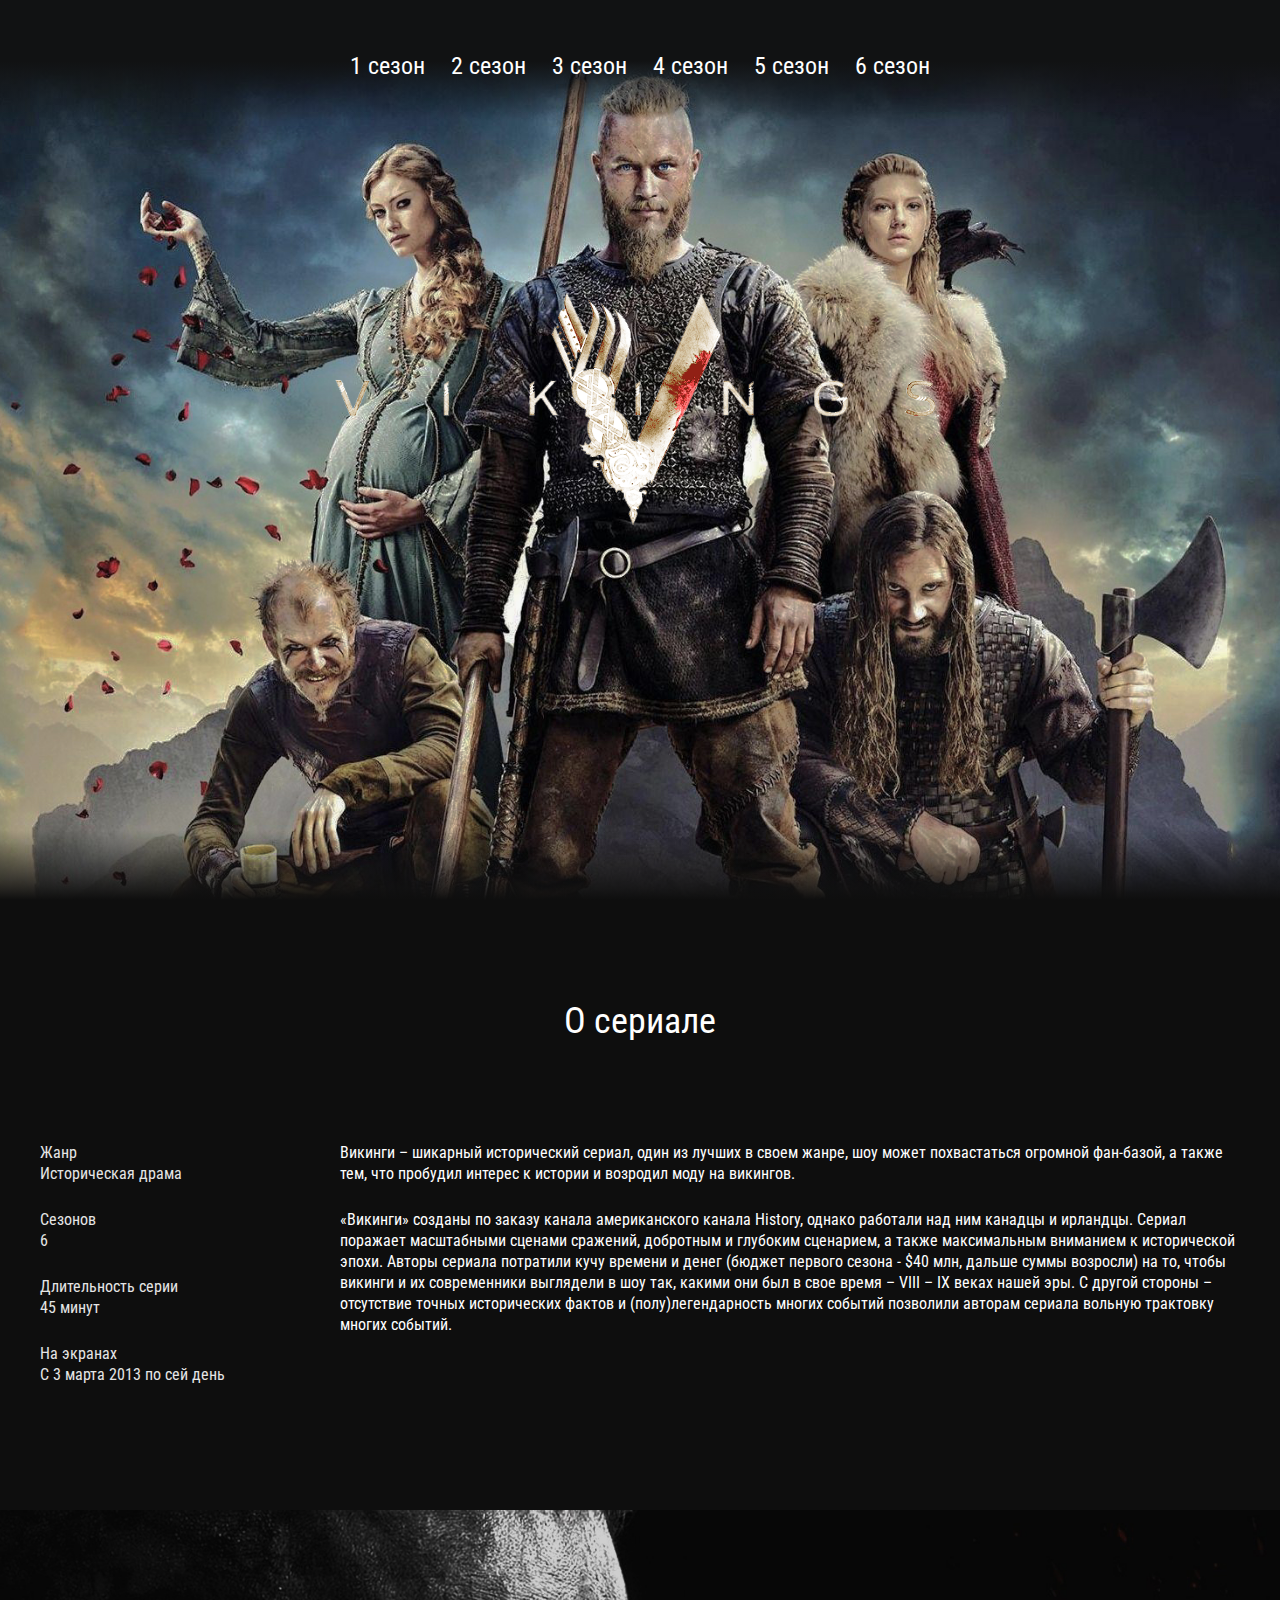
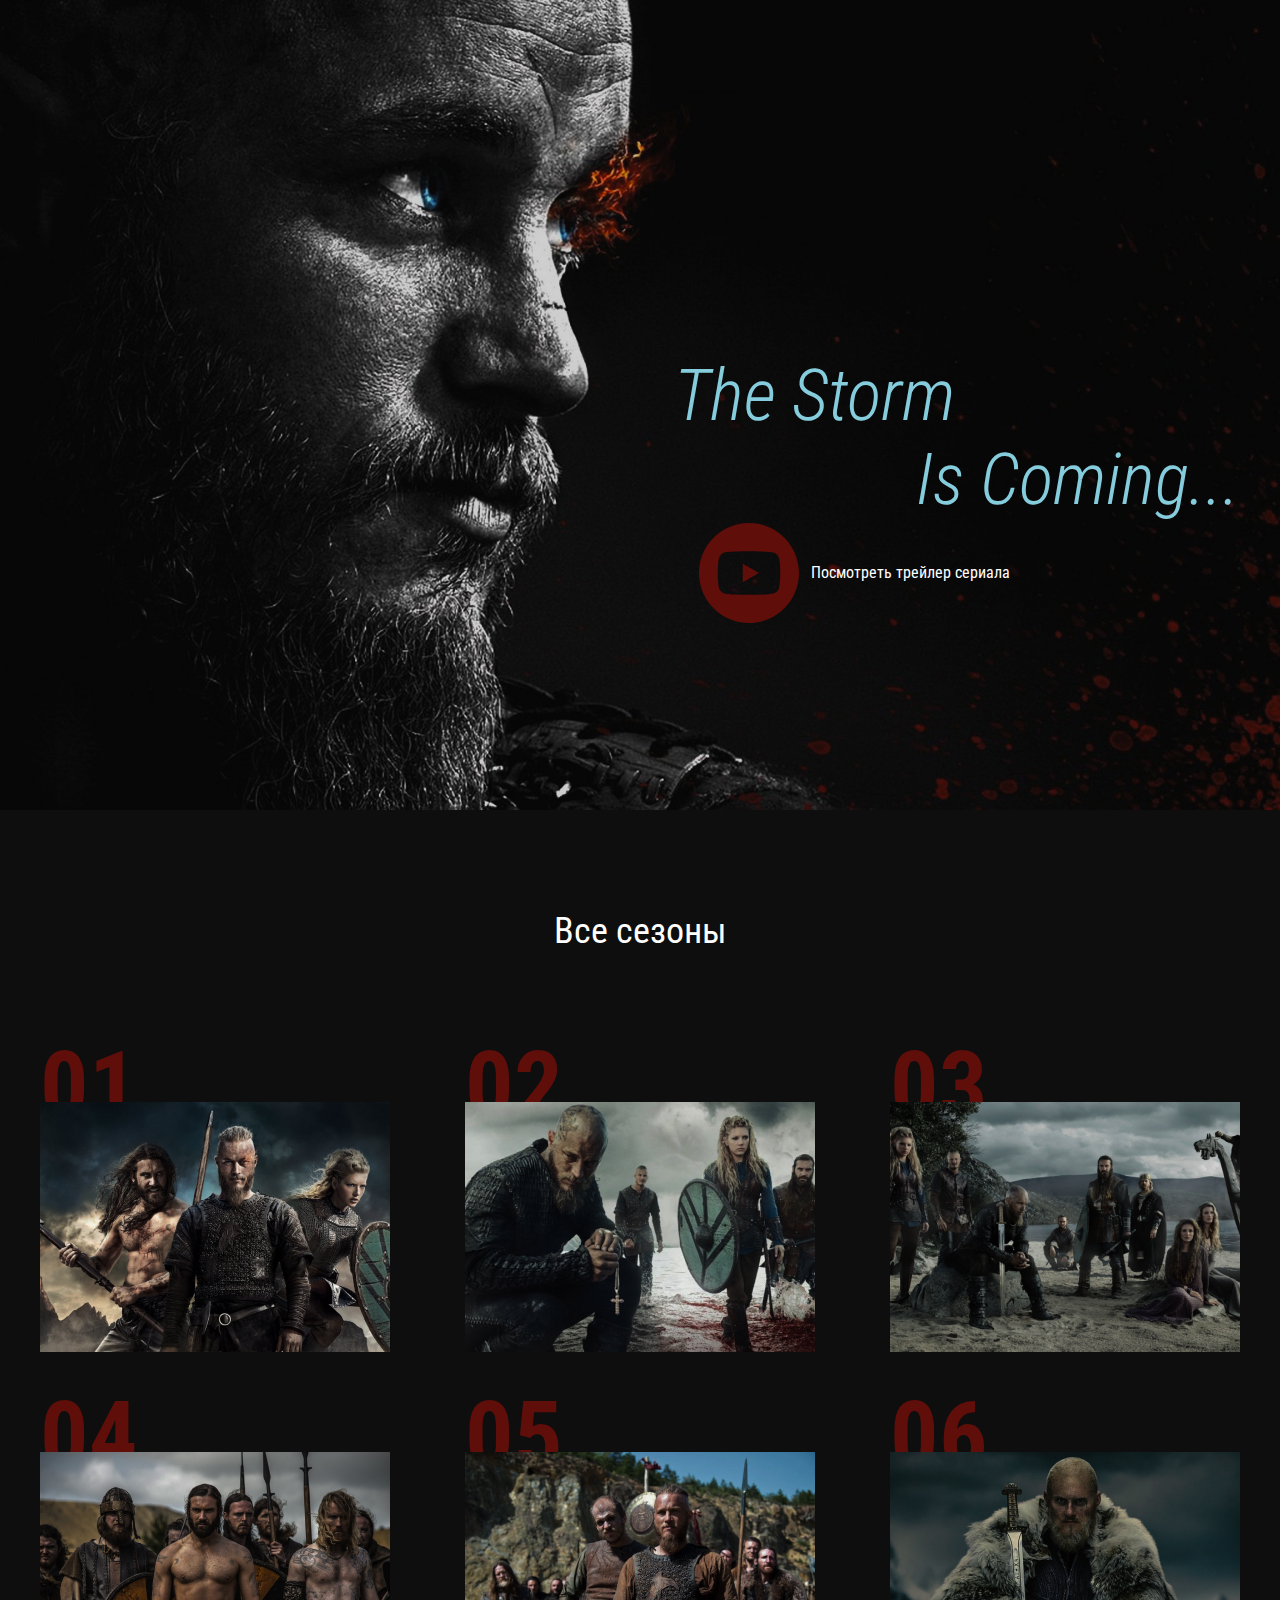
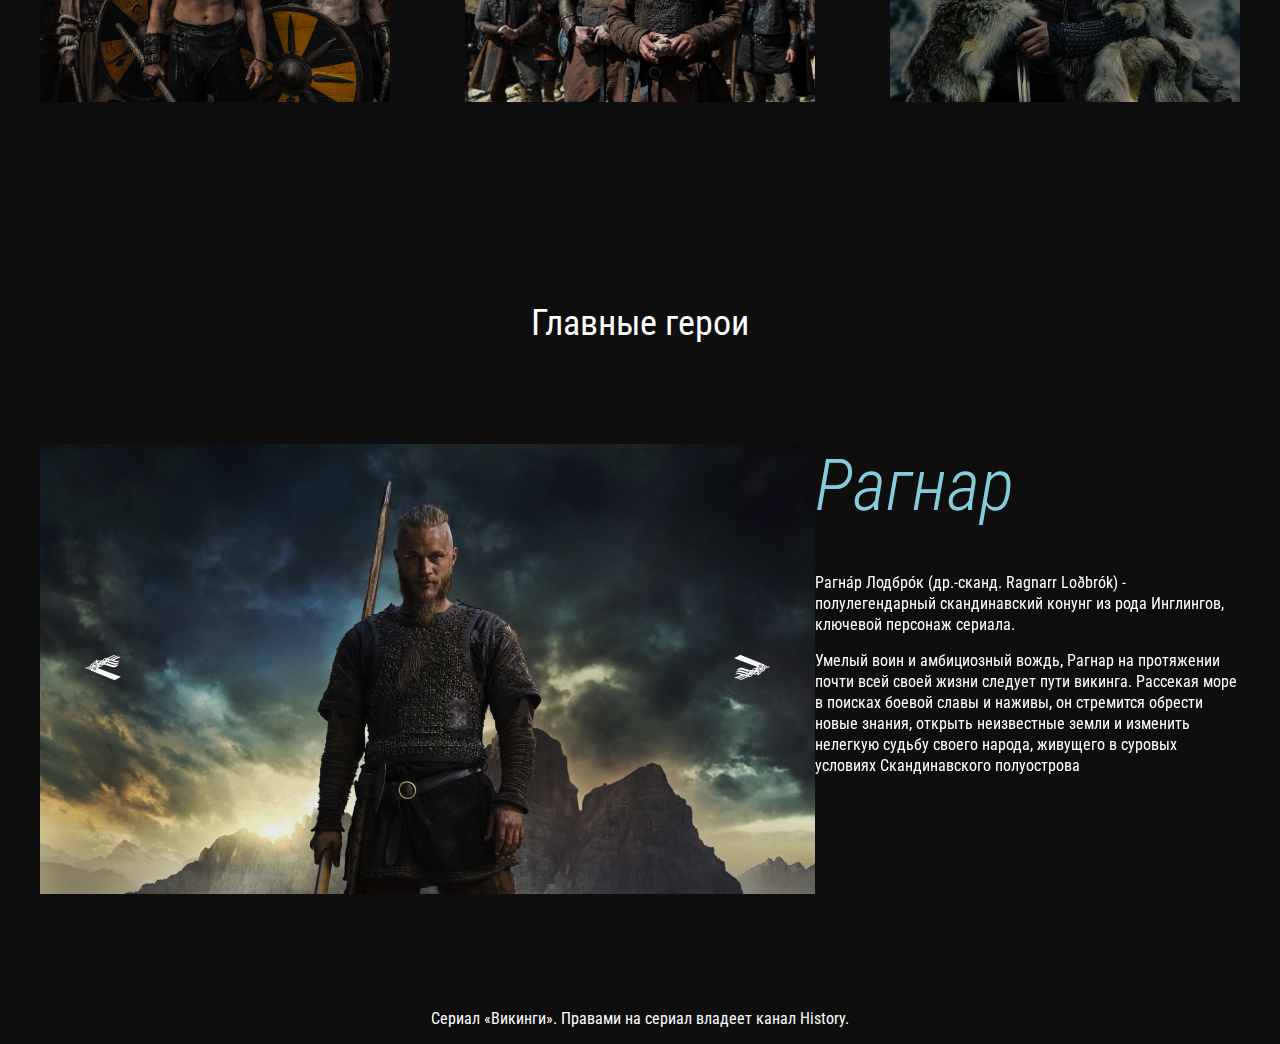
<file: index.html>
<!DOCTYPE html>
<html lang="ru">

<head>
  <meta charset="UTF-8">
  <meta name="viewport" content="width=device-width, initial-scale=1.0">
  <meta http-equiv="X-UA-Compatible" content="ie=edge">
  <title>Vikings</title>
  <link href="https://fonts.googleapis.com/css2?family=Roboto+Condensed:ital,wght@0,400;0,700;1,300&display=swap"
    rel="stylesheet">

  <link rel="stylesheet" href="css/reset.css">
  <link rel="stylesheet" href="css/slick.css">
  <link rel="stylesheet" href="css/jquery.fancybox.css">
  <link rel="stylesheet" href="css/style.css">
</head>

<body>
  <header class="header">
    <nav class="menu">
      <button class="menu__btn"><span></span></button>
      <ul class="menu__list">
        <li class="menu__list-item">
          <a class="menu__list-link" href="season-1.html">1 сезон</a>
        </li>
        <li class="menu__list-item">
          <a class="menu__list-link" href="#">2 сезон</a>
        </li>
        <li class="menu__list-item">
          <a class="menu__list-link" href="#">3 сезон</a>
        </li>
        <li class="menu__list-item">
          <a class="menu__list-link" href="#">4 сезон</a>
        </li>
        <li class="menu__list-item">
          <a class="menu__list-link" href="#">5 сезон</a>
        </li>
        <li class="menu__list-item">
          <a class="menu__list-link" href="#">6 сезон</a>
        </li>
      </ul>
    </nav>
    <div class="logo">
      <img class="logo__img" src="images/logo.png" alt="Логотип">
    </div>
  </header>
    <section class="about section-page">
    <div class="container">
      <h3 class="title">
        О сериале
      </h3>
      <div class="about__inner">
        <ul class="about__info">
          <li class="about__info-item">Жанр
            <span>Историческая драма</span>
          </li>
          <li class="about__info-item">Сезонов
            <span>6</span>
          </li>
          <li class="about__info-item">Длительность серии
            <span>45 минут</span>
          </li>
          <li class="about__info-item"> На экранах
            <span>С 3 марта 2013 по сей день</span>
          </li>
        </ul>
        <div class="about__text">
          <p>Викинги – шикарный исторический сериал, один из лучших в своем жанре, шоу может похвастаться огромной
            фан-базой, а также тем, что пробудил интерес к истории и возродил моду на викингов.
          </p>
          <p>
            «Викинги» созданы по заказу канала американского канала History, однако работали над ним канадцы и ирландцы.
            Сериал поражает масштабными сценами сражений, добротным и глубоким сценарием, а также максимальным вниманием
            к исторической эпохи. Авторы сериала потратили кучу времени и денег (бюджет первого сезона - $40 млн, дальше
            суммы возросли) на то, чтобы викинги и их современники выглядели в шоу так, какими они был в свое время –
            VIII – IX веках нашей эры. С другой стороны – отсутствие точных исторических фактов и (полу)легендарность
            многих событий позволили авторам сериала вольную трактовку многих событий.</p>
        </div>

      </div>
    </div>
  </section>

  <section class="video">
    <div class="container">
      <h3 class="video__text">
        <span>The Storm</span>
        Is Coming...
      </h3>
      <a class="video__btn" data-fancybox href="https://www.youtube.com/watch?v=tx5Ne_TbWpQ">Посмотреть трейлер
        сериала</a>
    </div>
  </section>

  <section class="seasons section-page">
    <div class="container">
      <h3 class="title">Все сезоны</h3>
      <ol class="seasons__inner">
        <li class="seasons__item" style="background-image: url('images/season-image-1.jpg');">
          <a class="seasons__link" href="season-1.html">Смотреть</a>
        </li>
        <li class="seasons__item" style="background-image: url('images/season-image-2.jpg');">
          <a class="seasons__link" href="#">Смотреть</a>
        </li>
        <li class="seasons__item" style="background-image: url('images/season-image-3.jpg');">
          <a class="seasons__link" href="#">Смотреть</a>
        </li>
        <li class="seasons__item" style="background-image: url('images/season-image-4.jpg');">
          <a class="seasons__link" href="#">Смотреть</a>
        </li>
        <li class="seasons__item" style="background-image: url('images/season-image-5.jpg');">
          <a class="seasons__link" href="#">Смотреть</a>
        </li>
        <li class="seasons__item" style="background-image: url('images/season-image-6.jpg');">
          <a class="seasons__link" href="#">Смотреть</a>
        </li>
      </ol>
    </div>
  </section>

  <section class="heroes section-page">
    <div class="container">
      <h3 class="title">Главные герои</h3>
      <div class="heroes__inner">
        <div class="heroes__slider-img">
          <img class="heroes__images" src="images/hero-1.jpg" alt="">
          <img class="heroes__images" src="images/hero-2.jpg" alt="">
          <img class="heroes__images" src="images/hero-3.jpg" alt="">
        </div>
        <div class="heroes__slider-text">
          <div class="heroes__text">
            <h4 class="heroes__name">Рагнар</h4>
            <p>Рагна́р Лодбро́к (др.-сканд. Ragnarr Loðbrók) - полулегендарный скандинавский конунг из рода Инглингов,
              ключевой персонаж сериала.</p>
            <p>
              Умелый воин и амбициозный вождь, Рагнар на протяжении почти всей своей жизни следует пути викинга.
              Рассекая море в поисках боевой славы и наживы, он стремится обрести новые знания, открыть неизвестные
              земли и изменить нелегкую судьбу своего народа, живущего в суровых условиях Скандинавского полуострова</p>
          </div>

          <div class="heroes__text">
            <h4 class="heroes__name">Лагерта</h4>
            <p>Лагерта (Ladgerda) — северная воительница, обладательница земель в Норвегии и первая жена датского героя
              — викинга Рагнара Лодброка.</p>
            <p>
              Рагнар влюбляется в молодую женщину-воина благородного происхождения и признается, что обязан ей своей
              победой. Когда он просит её руки, она отправляет к нему посланцев, которые принесли ему приглашение в её
              дворец. Кораблем Рагнар плывёт к ней.
            </p>
          </div>
          <div class="heroes__text">
            <h4 class="heroes__name">Роллон</h4>
            <p>Роллон (лат. Rollo) — первый герцог Нормандии (под именем Роберт I), основоположник Нормандской династии.
            </p>
            <p>
              Роллон происходил из знатной датской семьи и был вынужден бежать из Дании после смерти своего отца. В 911
              году король Карл III Простоватый, не имея сил для борьбы с викингами, заключил с Роллоном
              Сен-Клер-сюр-Эптский договор.</p>
          </div>
        </div>
      </div>
    </div>
  </section>
  <footer class="footer">
    <div class="container">
      <p class="copy">Сериал «Викинги». Правами на сериал владеет канал History.</p>
    </div>
  </footer> 

  <script src="https://ajax.googleapis.com/ajax/libs/jquery/3.4.1/jquery.min.js"></script>
  <script src="js/slick.min.js"></script>
  <script src="js/jquery.fancybox.min.js"></script>
  <script src="js/main.js"></script>
</body>

</html>
</file>
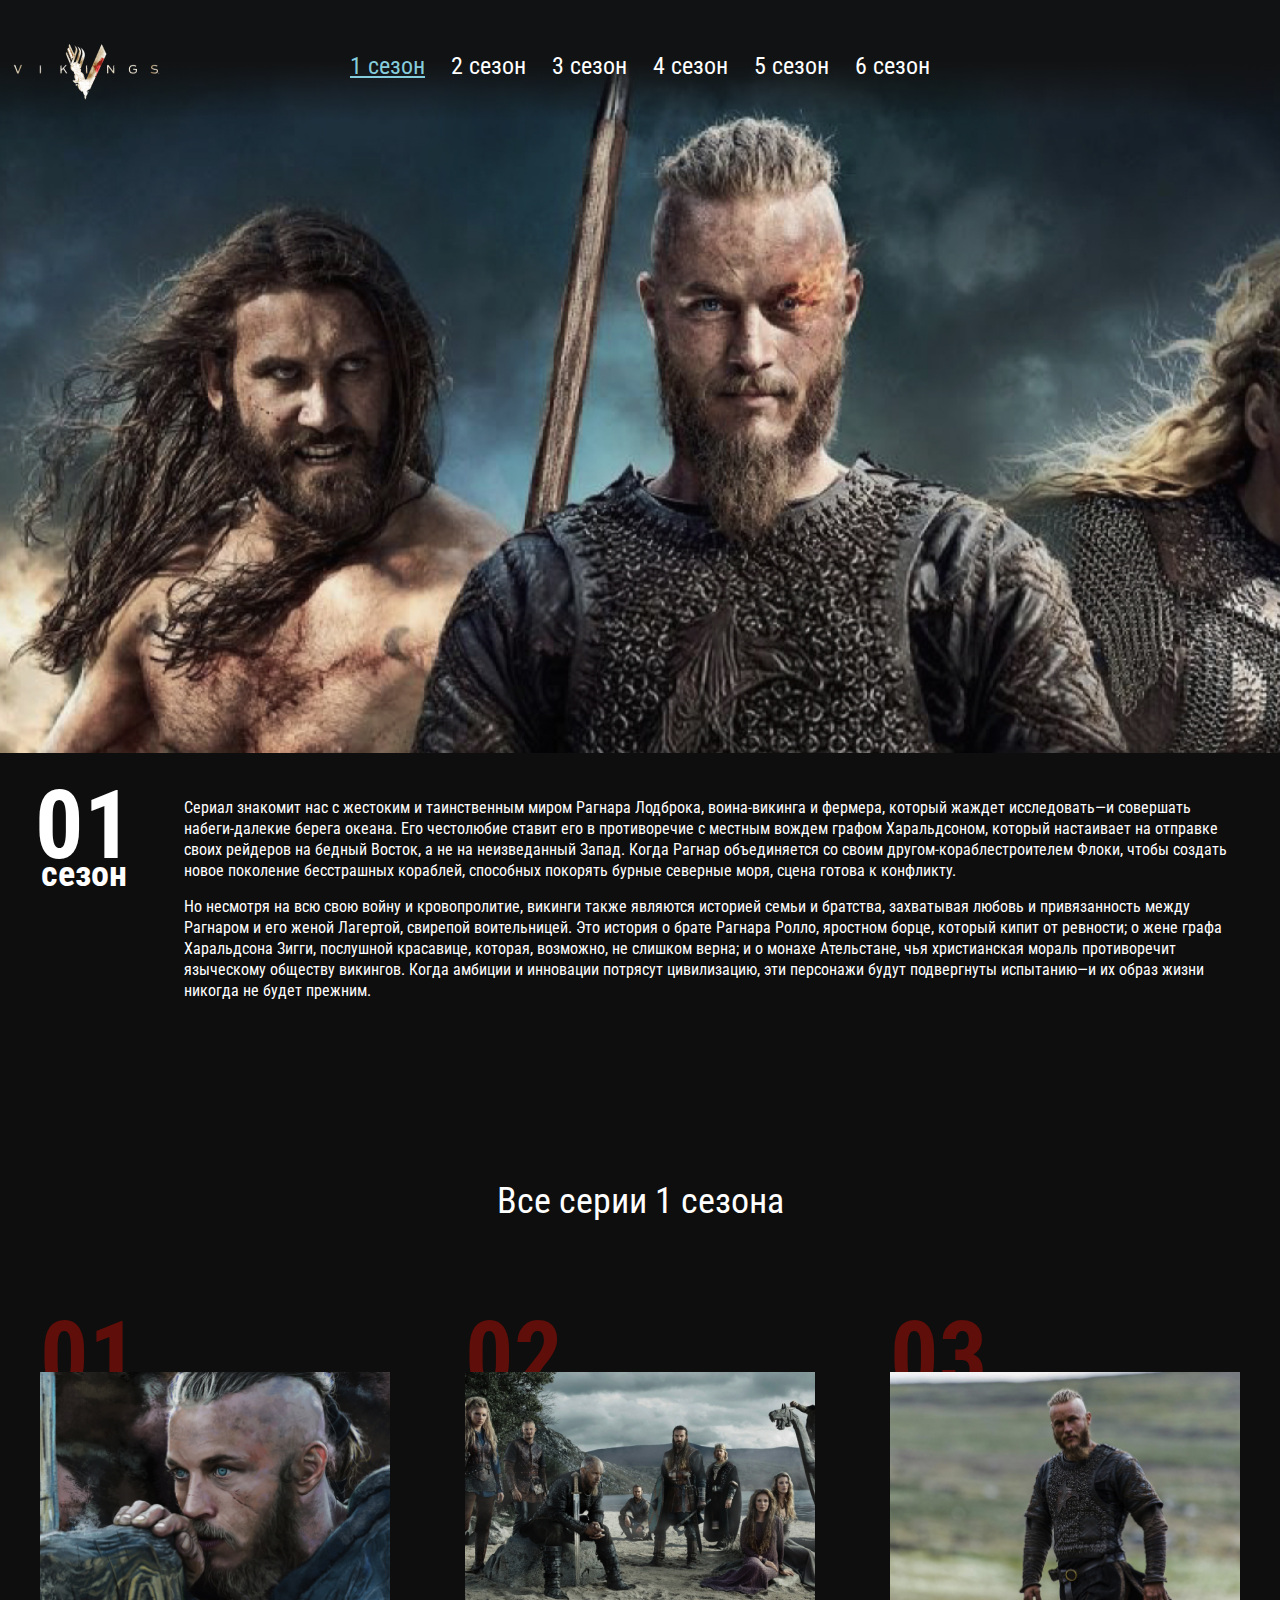
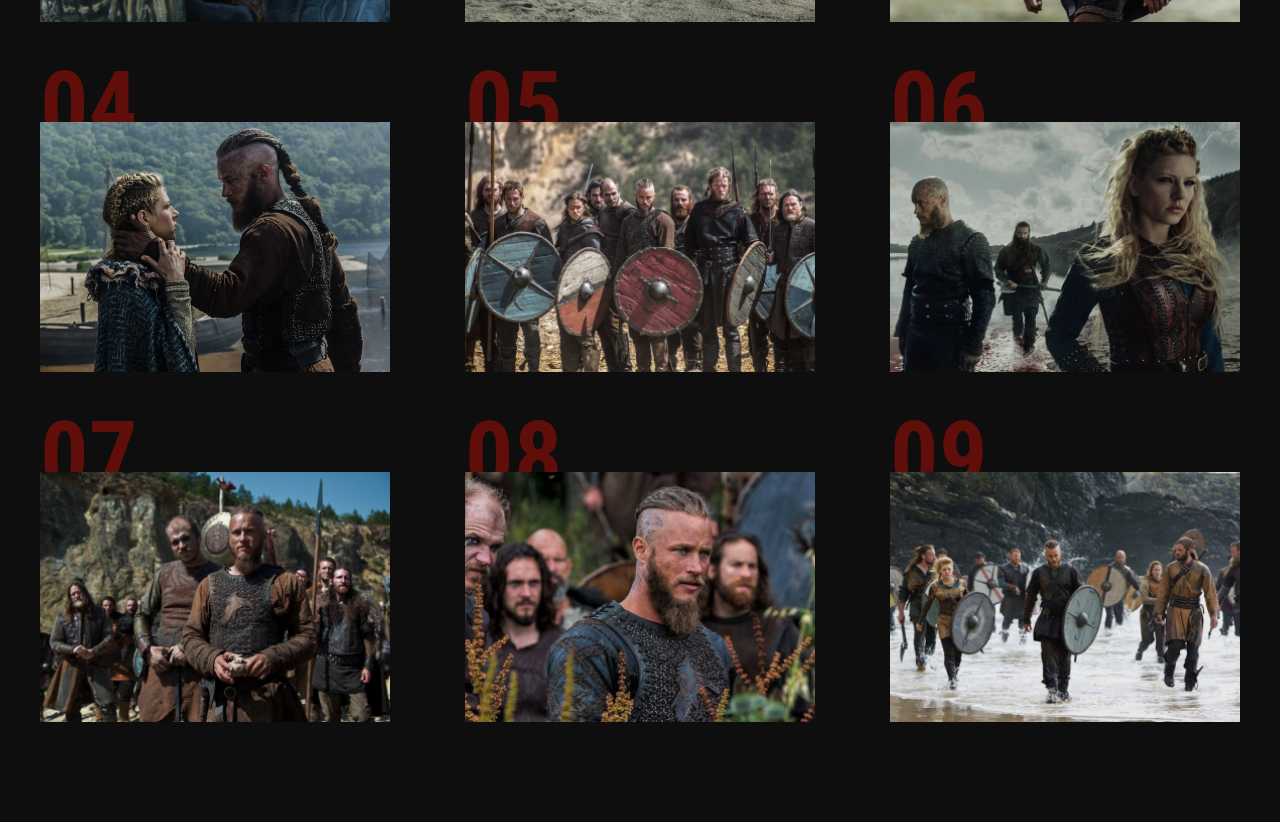
<file: season-1.html>
<!DOCTYPE html>
<html lang="ru">

<head>
  <meta charset="UTF-8">
  <meta name="viewport" content="width=device-width, initial-scale=1.0">
  <meta http-equiv="X-UA-Compatible" content="ie=edge">
  <title>Vikings</title>
  <link href="https://fonts.googleapis.com/css2?family=Roboto+Condensed:ital,wght@0,400;0,700;1,300&display=swap"
    rel="stylesheet">

  <link rel="stylesheet" href="css/reset.css">
  <link rel="stylesheet" href="css/jquery.fancybox.css">
  <link rel="stylesheet" href="css/style.css">
</head>

<body>

  <header class="page-header">
    <nav class="menu">
      <button class="menu__btn"><span></span></button>
      <div class="menu__container">
      <a class="page-logo" href="index.html">
        <img src="images/page-logo.png" alt="logo">
      </a>
      <ul class="menu__list">
        <li class="menu__list-item">
          <a class="menu__list-link menu__list-link--active" href="#">1 сезон</a>
        </li>
        <li class="menu__list-item">
          <a class="menu__list-link" href="#">2 сезон</a>
        </li>
        <li class="menu__list-item">
          <a class="menu__list-link" href="#">3 сезон</a>
        </li>
        <li class="menu__list-item">
          <a class="menu__list-link" href="#">4 сезон</a>
        </li>
        <li class="menu__list-item">
          <a class="menu__list-link" href="#">5 сезон</a>
        </li>
        <li class="menu__list-item">
          <a class="menu__list-link" href="#">6 сезон</a>
        </li>
      </ul>
    </div>
    </nav>
    <div class="season-info">
      <div class="season-info__num">01
        <span>сезон</span>
      </div>
      <div class="season-info__text">
        <p>Сериал знакомит нас с жестоким и таинственным миром Рагнара Лодброка, воина-викинга и фермера, который жаждет
          исследовать—и совершать набеги-далекие берега океана. Его честолюбие ставит его в противоречие с местным
          вождем графом Харальдсоном, который настаивает на отправке своих рейдеров на бедный Восток, а не на
          неизведанный Запад. Когда Рагнар объединяется со своим другом-кораблестроителем Флоки, чтобы создать новое
          поколение бесстрашных кораблей, способных покорять бурные северные моря, сцена готова к конфликту.
        </p>


        <p>
          Но несмотря на всю свою войну и кровопролитие, викинги также являются историей семьи и братства, захватывая
          любовь и привязанность между Рагнаром и его женой Лагертой, свирепой воительницей. Это история о брате Рагнара
          Ролло, яростном борце, который кипит от ревности; о жене графа Харальдсона Зигги, послушной красавице,
          которая, возможно, не слишком верна; и о монахе Ательстане, чья христианская мораль противоречит языческому
          обществу викингов. Когда амбиции и инновации потрясут цивилизацию, эти персонажи будут подвергнуты испытанию—и
          их образ жизни никогда не будет прежним.</p>
      </div>
    </div>

  </header>
  <section class="seasons section-page">
    <div class="container">
      <h3 class="title">Все серии 1 сезона</h3>
      <ol class="seasons__inner">
        <li class="seasons__item" style="background-image: url('images/season-1-1.jpg');">
          <a class="seasons__link" data-fancybox='gallery' href="https://www.youtube.com/watch?v=tx5Ne_TbWpQ?autoplay=0">Смотреть</a>
        </li>
        <li class="seasons__item" style="background-image: url('images/season-1-2.jpg');">
          <a class="seasons__link" data-fancybox='gallery' href="https://www.youtube.com/watch?v=tx5Ne_TbWpQ?autoplay=0">Смотреть</a>
        </li>
        <li class="seasons__item" style="background-image: url('images/season-1-3.jpg');">
          <a class="seasons__link" data-fancybox='gallery' href="https://www.youtube.com/watch?v=tx5Ne_TbWpQ?autoplay=0">Смотреть</a>
        </li>
        <li class="seasons__item" style="background-image: url('images/season-1-4.jpg');">
          <a class="seasons__link" data-fancybox='gallery' href="https://www.youtube.com/watch?v=tx5Ne_TbWpQ?autoplay=0">Смотреть</a>
        </li>
        <li class="seasons__item" style="background-image: url('images/season-1-5.jpg');">
          <a class="seasons__link" data-fancybox='gallery' href="https://www.youtube.com/watch?v=tx5Ne_TbWpQ?autoplay=0">Смотреть</a>
        </li>
        <li class="seasons__item" style="background-image: url('images/season-1-6.jpg');">
          <a class="seasons__link" data-fancybox='gallery' href="https://www.youtube.com/watch?v=tx5Ne_TbWpQ?autoplay=0">Смотреть</a>
        </li>
        <li class="seasons__item" style="background-image: url('images/season-1-7.jpg');">
          <a class="seasons__link" data-fancybox='gallery' href="https://www.youtube.com/watch?v=tx5Ne_TbWpQ?autoplay=0">Смотреть</a>
        </li>
        <li class="seasons__item" style="background-image: url('images/season-1-8.jpg');">
          <a class="seasons__link" data-fancybox='gallery' href="https://www.youtube.com/watch?v=tx5Ne_TbWpQ?autoplay=0">Смотреть</a>
        </li>
        <li class="seasons__item" style="background-image: url('images/season-1-9.jpg');">
          <a class="seasons__link" data-fancybox='gallery' href="https://www.youtube.com/watch?v=tx5Ne_TbWpQ?autoplay=0">Смотреть</a>
        </li>
      </ol>
    </div>
  </section>

  <script src="https://ajax.googleapis.com/ajax/libs/jquery/3.4.1/jquery.min.js"></script>
  <script src="js/jquery.fancybox.min.js"></script>
  <script src="js/main.js"></script>
</body>

</html>
</file>
<file: css/style.css>
* {
  box-sizing: border-box;
}

body {
  background-color: #0e0e0e;
  color: #fff;
  font-family: "Roboto Condensed", sans-serif;
  font-weight: 400;
  line-height: 21px;
}

a {
  color: inherit;
  text-decoration: none;
}

ul {
  list-style: none;
}

.container {
  max-width: 1220px;
  padding: 0 10px;
  margin: 0 auto;
}

.section-page {
  padding: 100px 0;
}

.title {
  text-align: center;
  margin-bottom: 100px;
  font-size: 36px;
  line-height: 42px;
  font-weight: 400;
}

.header {
  background-image: url("../images/header-bg.jpg");
  height: 100vh;
  background-repeat: no-repeat;
  background-size: cover;
  background-position: center 50px;
  text-align: center;
  position: relative;
}

.header::after {
  content: "";
  position: absolute;
  height: 70px;
  bottom: 0;
  left: 0;
  width: 100%;
  background: linear-gradient(
    180deg,
    #0e0e0e 0%,
    rgba(17, 17, 17, 0.850295) 16.53%,
    rgba(32, 31, 33, 0) 100%
  );
  transform: rotate(180deg);
}

.menu {
  padding: 50px 0 58px;
  background: linear-gradient(
    180deg,
    #111213 0%,
    #111213 43.62%,
    rgba(219, 219, 219, 0) 86.33%
  );
}

.menu__btn {
  display: none;
}

.menu__list {
  display: flex;
  justify-content: center;
}

.menu__list-item {
  padding: 0 13px;
}

.menu__list-link {
  font-size: 36px;
  line-height: 42px;
}

.menu__list-link:hover,
.menu__list-link--active {
  color: #85ccdc;
  text-decoration: underline;
}

.logo {
  padding-top: 17vh;
}

.about__inner {
  display: flex;
}

.about__info {
  width: 375px;
  margin-right: 50px;
  flex: none;
}

.about__info-item {
  margin-bottom: 25px;
  color: #e5e5e5;
}

.about__info-item span {
  display: block;
}

.about__text p {
  margin-bottom: 25px;
}

.video {
  background-image: url("../images/video-bg.jpg");
  height: 100vh;
  background-size: cover;
  background-position: center center;
  background-repeat: no-repeat;
  text-align: right;
}

.video__text {
  font-style: italic;
  font-weight: 300;
  font-size: 72px;
  line-height: 84px;
  color: #85ccdc;
  padding-top: 444px;
  margin-bottom: 40px;
}

.video__text span {
  display: block;
  padding-right: 285px;
}

.video__btn {
  padding-left: 112px;
  position: relative;
  margin-right: 230px;
}

.video__btn::before {
  content: "";
  position: absolute;
  width: 100px;
  height: 100px;
  top: -40px;
  left: 0;
  background-image: url("../images/youtube-btn.svg");
}

.seasons__inner {
  display: grid;
  grid-template-columns: repeat(auto-fill, minmax(284px, 1fr));
  grid-gap: 100px 75px;
  counter-reset: number;
  padding-top: 50px;
}

.seasons__item {
  height: 250px;
  background-repeat: no-repeat;
  background-position: center center;
  background-size: cover;
  list-style: none;
  position: relative;
  display: flex;
  justify-content: center;
  align-items: center;
}
.seasons__item:hover .seasons__link {
  opacity: 1;
}

.seasons__item::before {
  content: "0" counter(number);
  counter-increment: number;
  font-weight: bold;
  font-size: 96px;
  line-height: 112px;
  color: #600e09;
  position: absolute;
  left: 0;
  top: -72px;
  z-index: -1;
}

.seasons__item:nth-child(n + 10)::before {
  content: counter(number);
}

.seasons__item:hover::after {
  content: "";
  position: absolute;
  top: 0;
  left: 0;
  right: 0;
  bottom: 0;
  background: rgba(14, 14, 14, 0.8);
}
.seasons__link {
  font-size: 36px;
  line-height: 42px;
  padding: 12px 78px 11px;
  background-color: #0e0e0e;
  opacity: 0;
  transition: all 0.3s;
  z-index: 2;
}

.heroes__inner {
  display: flex;
  justify-content: space-between;
}

.heroes__slider-img {
  max-width: 775px;
}

.heroes__slider-text {
  min-width: 350px;
  /* margin-left: 75px; */
}

.slick-btn {
  position: absolute;
  top: 50%;
  transform: translateY(-50%);
  border: none;
  background-color: transparent;
  z-index: 5;
  cursor: pointer;
  outline: none;
}
.slick-prev {
  left: 38px;
}
.slick-next {
  right: 38px;
}

.heroes__name {
  font-style: italic;
  font-weight: 300;
  font-size: 72px;
  line-height: 84px;
  color: #85ccdc;
  margin-bottom: 44px;
}

.heroes__text p {
  margin-bottom: 15px;
}

.copy {
  padding: 14px 0 15px;
  text-align: center;
}

/* start season-1 */
.page-header {
  background-image: url("../images/season-1bg.jpg");
  background-repeat: no-repeat;
  background-position: center center;
  background-size: cover;
  height: 90vh;
  position: relative;
}

.menu__container {
  max-width: 1385px;
  margin: 0 auto;
  position: relative;
}

.page-logo {
  position: absolute;
}

.season-info {
  position: absolute;
  max-width: 1385px;
  display: flex;
  padding: 44px 47px 64px 35px;
  background-color: #0e0e0e;
  bottom: 0;
  left: 0;
  right: 0;
  margin: 0 auto;
}

.season-info__num {
  font-weight: bold;
  font-size: 96px;
  line-height: 56px;
  text-align: center;
  margin-right: 51px;
}

.season-info__num span {
  display: block;
  font-size: 36px;
  line-height: 42px;
}

.season-info__text p {
  margin-bottom: 15px;
}
/* end season-1 */

/* start media */
@media (max-width: 1420px) {
  .page-logo {
    left: 10px;
    top: -6px;
  }
}
@media (max-width: 1366px) {
  .logo__img {
    width: 50%;
  }
  .menu__list-link {
    font-size: 24px;
    line-height: 32px;
  }
  .about__info {
    width: 250px;
  }
  .page-header {
    height: 120vh;
  }
}

@media (max-width: 1200px) {
  .heroes__inner {
    display: block;
  }
  .heroes__slider-text {
    max-width: 100%;
    padding-top: 50px;
  }
  .heroes__slider-img {
    max-width: 100%;
  }
}

@media (max-width: 1088px) {
  .seasons__item {
    height: 340px;
  }
}

@media (max-width: 992px) {

}

@media (max-width: 768px) {
  .about__inner {
    display: block;
  }
  .section-page {
    padding: 50px 0;
  }
  .title {
    margin-bottom: 50px;
    font-size: 28px;
    line-height: 36px;
  }
  body {
    font-size: 16px;
    line-height: 19px;
  }
  .video__text {
    font-size: 48px;
    line-height: 56px;
  }
  .video__text span {
    padding-right: 200px;
  }
  .video__btn {
    margin-right: 0;
    padding-left: 62px;
  }
  .video__btn::before {
    width: 50px;
    height: 50px;
    background-size: cover;
    top: -16px;
  }
  .seasons__inner {
    grid-gap: 80px 35px;
  }
  .heroes__name {
    font-size: 46px;
    line-height: 56px;
    margin-bottom: 25px;
  }
  .season-info {
    display: block;
    padding: 30px 10px 0 10px;
  }
  .season-info__num {
    text-align-last: left;
    font-size: 50px;
    line-height: 26px;
    margin-bottom: 15px;
  }
  .season-info__num span {
    font-size: 25px;
    line-height: 32px;
  }
}

@media (max-width: 640px) {
  .menu {
    padding: 0;
    text-align: center;
    background: linear-gradient(
      180deg,
      #111213 0%,
      #111213 10%,
      rgba(32, 31, 33, 0) 86.33%
    );
  }
  .menu__list {
    display: block;
    transform: translateY(-130%);
    transition: all .3s;
  }
  .menu__list.menu__list--active {
    transform: translateY(0%);
    padding: 100px 0 50px;
    background-color: #0e0e0e;
  }
  .menu__list-link {
    display: block;
    padding: 10px 0;
  }
  .logo {
    padding-top: 21vh;
  }
  .page-logo {
    display: block;
    z-index: 10;
    top: 22px;
  }
  .menu__btn {
    display: block;
    width: 50px;
    height: 40px;
    cursor: pointer;
    position: absolute;
    right: 10px;
    top: 20px;
    z-index: 10;
    display: flex;
    align-items: center;
    background-color: transparent;
    border: none;
    padding: 0;
  }
  .menu__btn span {
    background-color: #fff;
    height: 5px;
    width: 100%;
  }
  .menu__btn::after, 
  .menu__btn::before {
    content: '';
    width: 100%;
    height: 5px;
    background-color: #fff;
    position: absolute;
  }
  .menu__btn::before {
    top: 0;
    left: 0;
  }
  .menu__btn::after {
    left: 0;
    bottom: 0;
  }

  .page-header {
    height: 160vh;
  }
}

@media (max-width: 414px) {
  .seasons__item {
    height: 203px;
  }
}
@media (max-width: 374px) {
  .page-header {
    height: 200vh;
  }
}
/* end media */
</file>
